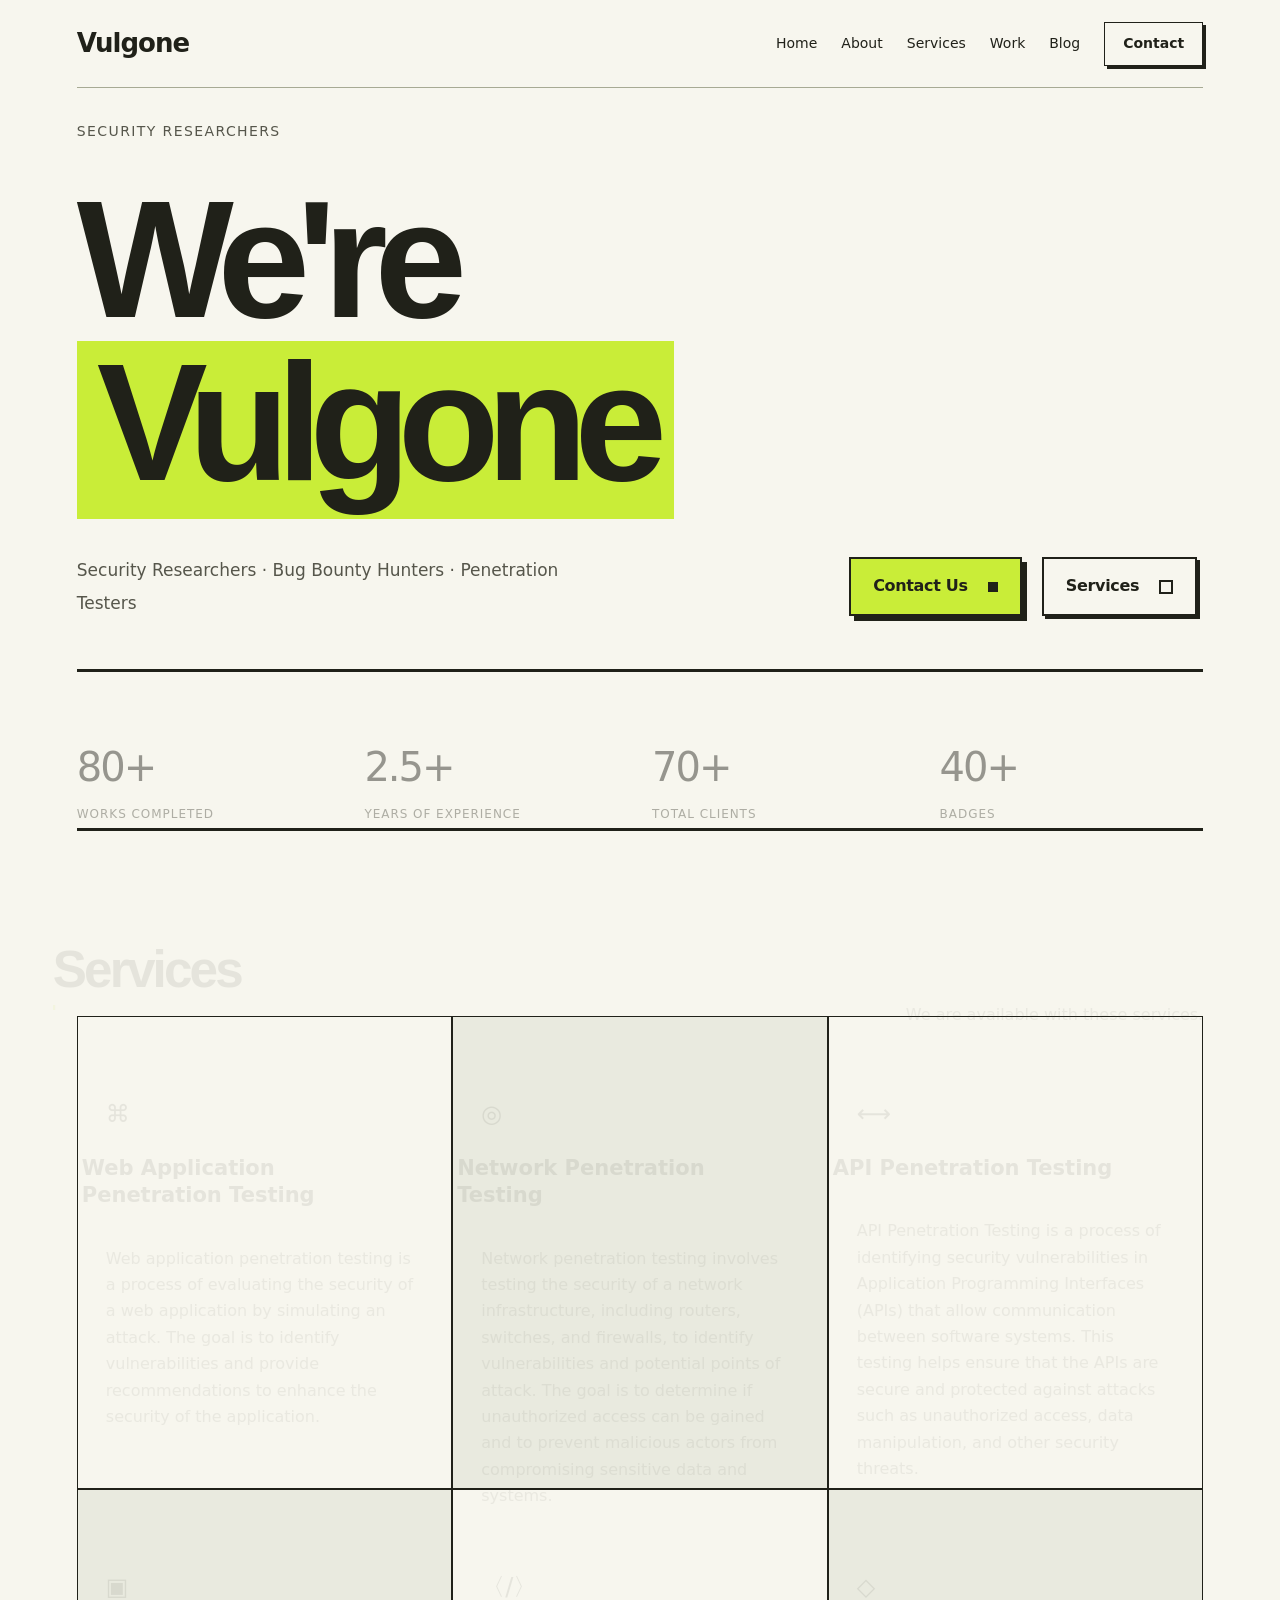
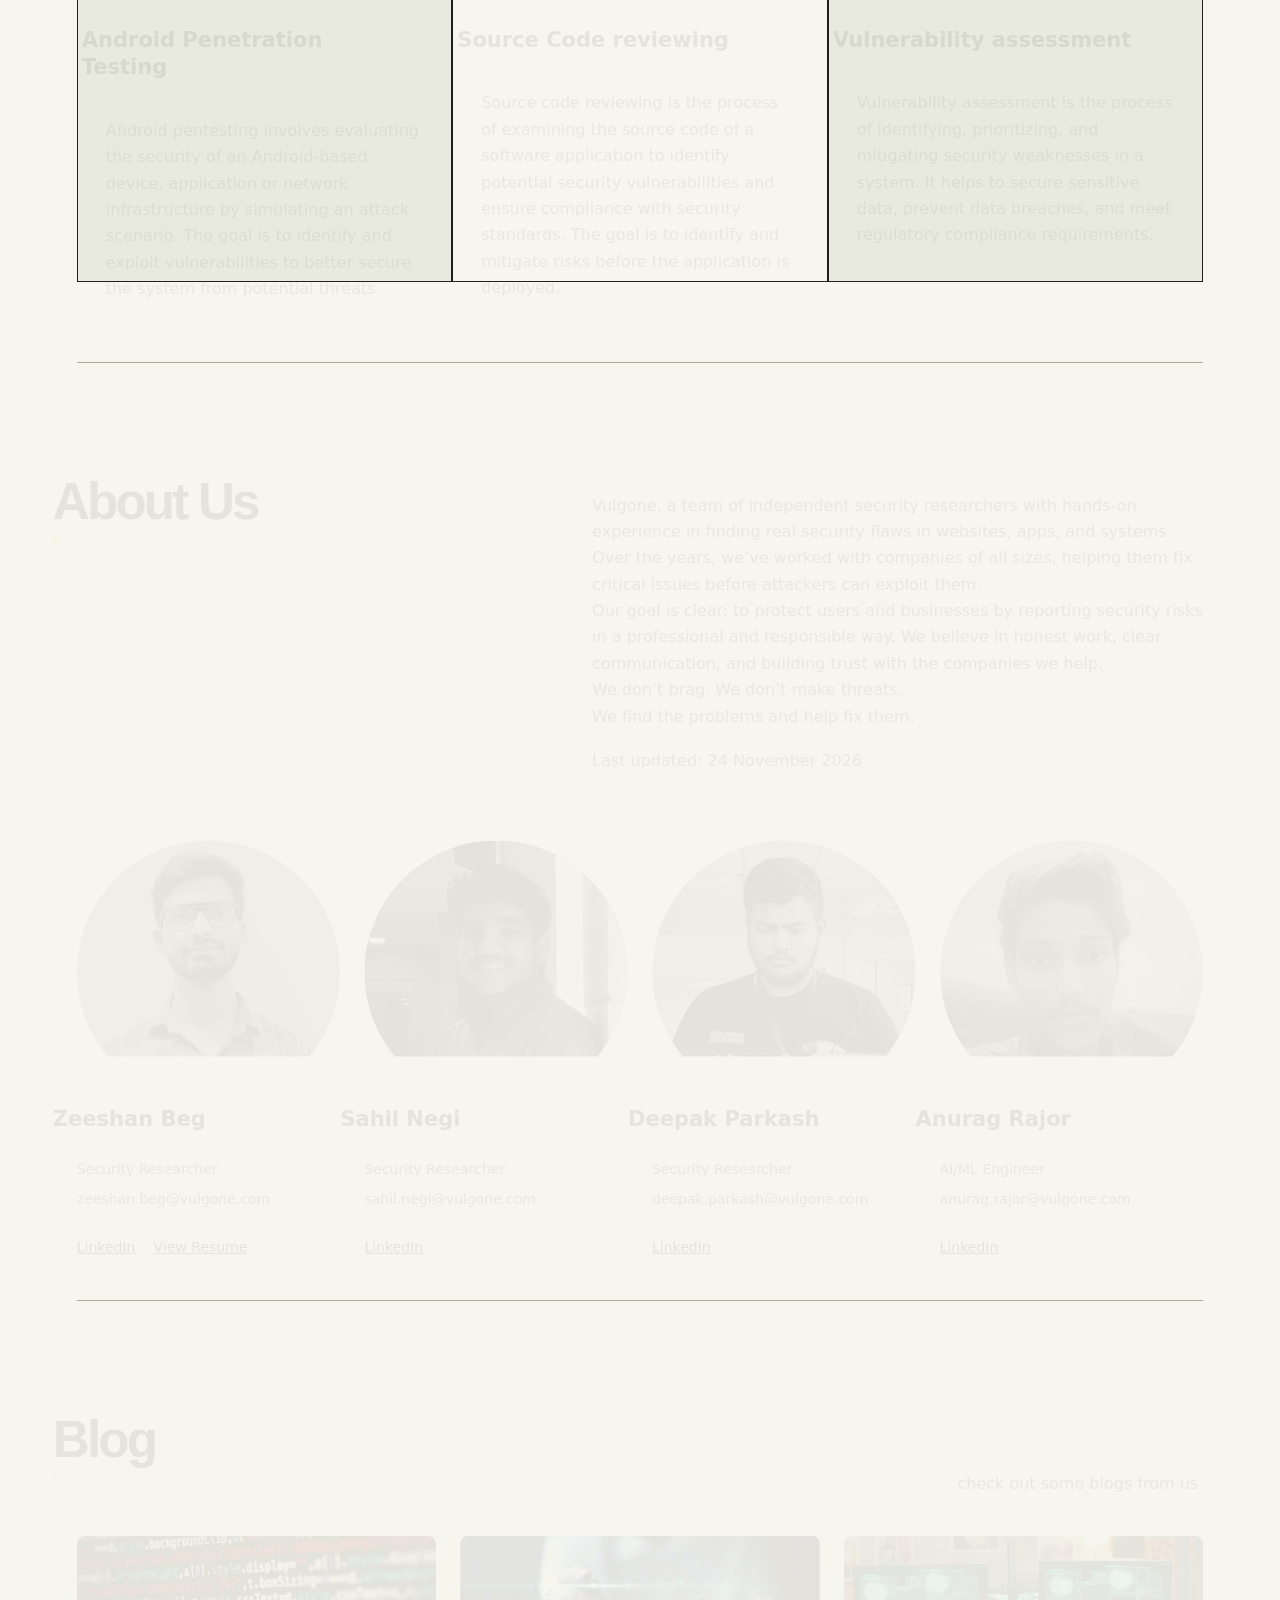
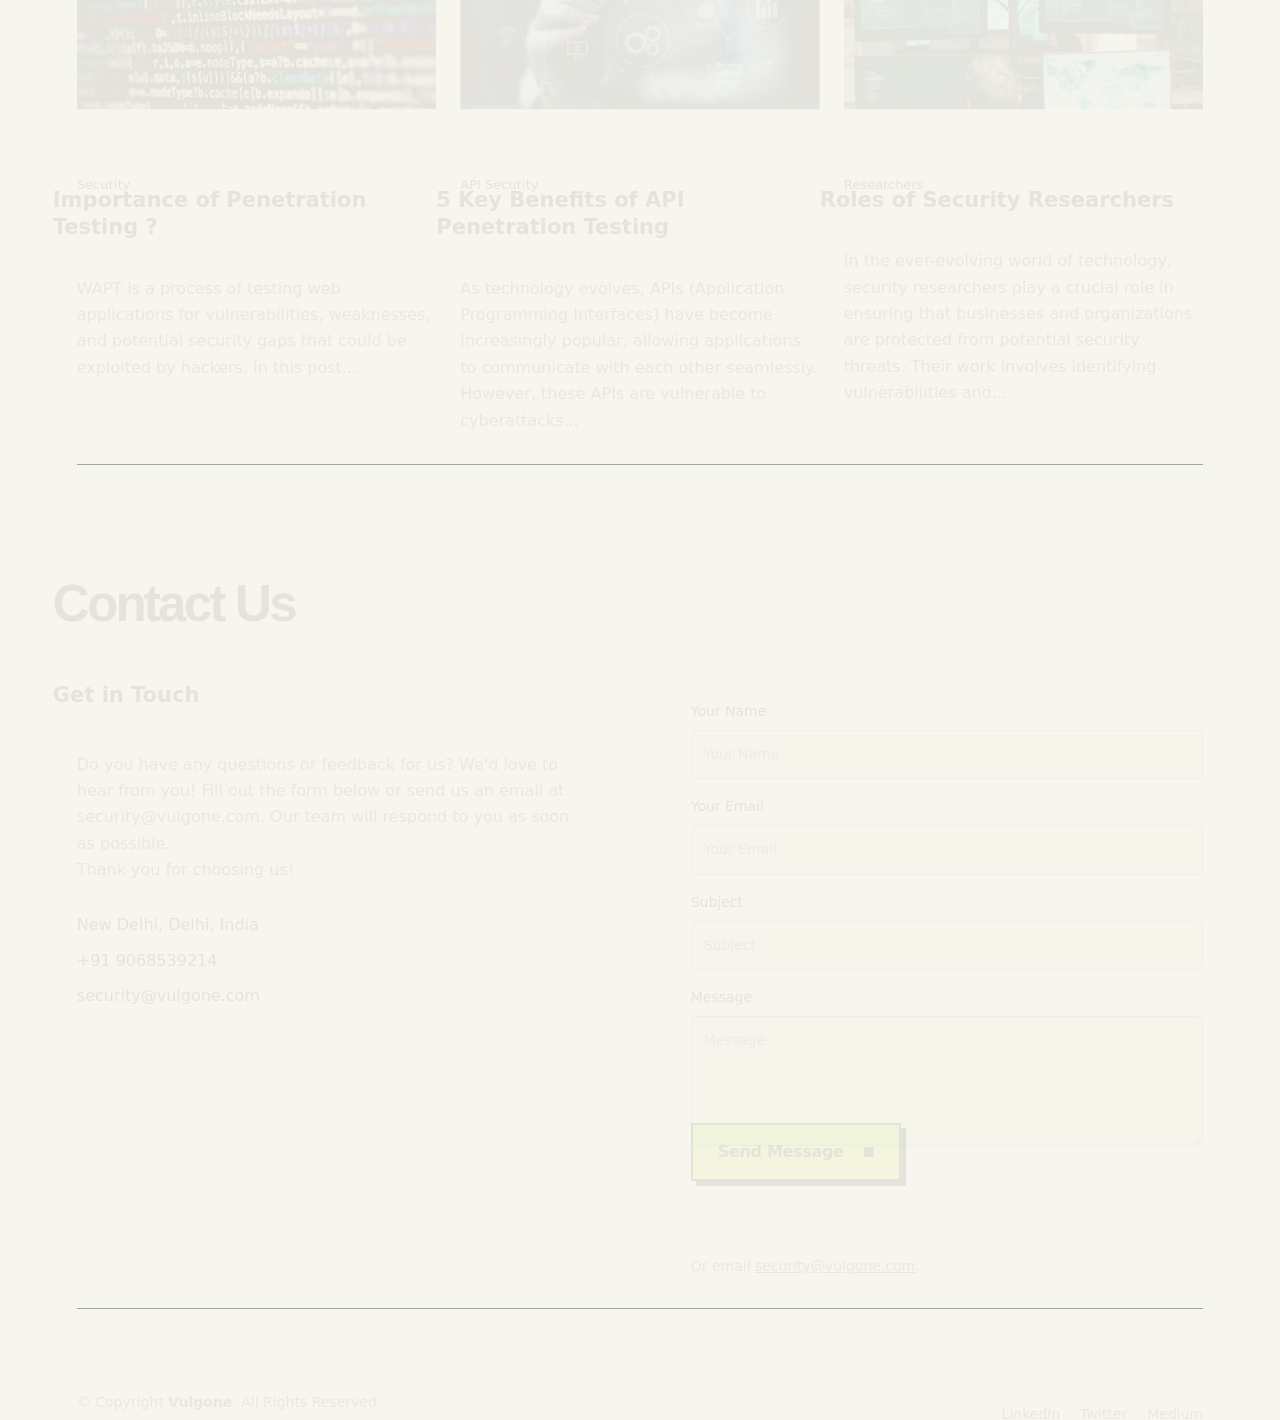
<file: index.html>
<!doctype html><html lang="en"><head>
<meta charset="utf-8">
<meta name="viewport" content="width=device-width,initial-scale=1"><title>Vulgone — Security Researchers</title>
<meta name="description" content="Vulgone is a team of independent security researchers helping businesses find and fix security risks in websites, apps, and systems.">
<meta name="theme-color" content="#c9ed38">
<link rel="canonical" href="https://www.vulgone.com/">
<link rel="icon" href="img/favicon.ico?v=vg-20261124" sizes="any">
<link rel="icon" type="image/png" sizes="64x64" href="img/favicon.png?v=vg-20261124">
<meta property="og:title" content="Vulgone — Security Researchers">
<meta property="og:description" content="Independent security research and penetration testing for websites, apps, and systems.">
<meta property="og:type" content="website">
<meta property="og:url" content="https://www.vulgone.com/">
<script type="application/ld+json">{"@context":"https://schema.org","@type":"WebPage","@id":"https://www.vulgone.com/#webpage","url":"https://www.vulgone.com/","name":"Vulgone — Security Researchers","dateModified":"2026-11-24","inLanguage":"en"}</script>
<link rel="stylesheet" href="css/kinetic.css">
<script defer src="js/vendor/gsap-3.15.0.min.js"></script>
<script defer src="js/vendor/ScrollTrigger-3.15.0.min.js"></script>
<script defer src="js/kinetic-motion.js"></script>
<script defer src="js/kinetic-contact.js"></script>
</head><body class="c7"><div class="scroll-progress" aria-hidden="true"></div><div class="page"><a class="skip" href="#home">Skip to content</a>
<header class="nav"><a class="brand" href="#home">Vulgone</a><nav class="links" aria-label="Main navigation"><a href="#home">Home</a><a href="#about">About</a><a href="#service">Services</a><a href="#work">Work</a><a href="#blog">Blog</a><a href="#contact">Contact</a></nav><details class="mobile-nav"><summary>Menu</summary><div><a href="#home">Home</a><a href="#about">About</a><a href="#service">Services</a><a href="#work">Work</a><a href="#blog">Blog</a><a href="#contact">Contact</a></div></details></header>
<main>
<section class="hero" id="home"><div class="hero-copy"><p class="eyebrow">Security Researchers</p><h1><span class="intro-lead">We're </span><span class="intro-name">Vulgone</span></h1><p class="roles">Security Researchers · Bug Bounty Hunters · Penetration Testers</p><div class="actions"><a class="button" href="#contact">Contact Us</a><a class="button secondary" href="#service">Services</a></div></div><p class="hero-note">We don’t brag. We don’t make threats.<br>We find the problems and help fix them.</p>
</section>
<section class="stats" id="work" aria-label="Work"><div class="stat"><strong>80+</strong><span>WORKS COMPLETED</span></div><div class="stat"><strong>2.5+</strong><span>YEARS OF EXPERIENCE</span></div><div class="stat"><strong>70+</strong><span>TOTAL CLIENTS</span></div><div class="stat"><strong>40+</strong><span>BADGES</span></div>
</section>
<section class="section" id="service"><div class="heading"><h2>Services</h2><p>We are available with these services.</p></div><div class="service-grid">
<article class="service"><span class="symbol" aria-hidden="true">⌘</span><h3>Web Application Penetration Testing</h3><p>Web application penetration testing is a process of evaluating the security of a web application
                by simulating an attack. The goal is to identify vulnerabilities and provide recommendations to
                enhance the security of the application.</p>
</article>
<article class="service"><span class="symbol" aria-hidden="true">◎</span><h3>Network Penetration Testing</h3><p>Network penetration testing involves testing the security of a network infrastructure, including
              routers, switches, and firewalls, to identify vulnerabilities and potential points of attack.
              The goal is to determine if unauthorized access can be gained and to prevent malicious actors
              from compromising sensitive data and systems.</p>
</article>
<article class="service"><span class="symbol" aria-hidden="true">⟷</span><h3>API Penetration Testing</h3><p>API Penetration Testing is a process of identifying security vulnerabilities in Application
              Programming Interfaces (APIs) that allow communication between software systems. This testing
              helps ensure that the APIs are secure and protected against attacks such as unauthorized access,
              data manipulation, and other security threats.</p>
</article>
<article class="service"><span class="symbol" aria-hidden="true">▣</span><h3>Android Penetration Testing</h3><p>Android pentesting involves evaluating the security of an Android-based device, application or
              network infrastructure by simulating an attack scenario. The goal is to identify and exploit
              vulnerabilities to better secure the system from potential threats.</p>
</article>
<article class="service"><span class="symbol" aria-hidden="true">〈/〉</span><h3>Source Code reviewing</h3><p>Source code reviewing is the process of examining the source code of a software application to
              identify potential security vulnerabilities and ensure compliance with security standards.
              The goal is to identify and mitigate risks before the application is deployed.</p>
</article>
<article class="service"><span class="symbol" aria-hidden="true">◇</span><h3>Vulnerability assessment</h3><p>Vulnerability assessment is the process of identifying, prioritizing, and mitigating security weaknesses
              in a system. It helps to secure sensitive data, prevent data breaches, and meet regulatory compliance
              requirements.</p>
</article></div>
</section>
<section class="section" id="about"><div class="about-copy"><h2>About Us</h2><div><p>
                    Vulgone, a team of independent security researchers with hands-on experience in finding real security flaws in websites, apps, and systems. Over the years, we’ve worked with companies of all sizes, helping them fix critical issues before attackers can exploit them.

<br>Our goal is clear: to protect users and businesses by reporting security risks in a professional and responsible way. We believe in honest work, clear communication, and building trust with the companies we help.
<br>
We don’t brag. We don’t make threats.<br>
We find the problems and help fix them.
                  </p><p>Last updated: <time datetime="2026-11-24">24 November 2026</time></p></div></div><div class="team">
<article class="person"><img width="400" height="400" loading="lazy" decoding="async" class="portrait" src="img/zeeshan.png" alt="Zeeshan Beg"><h3>Zeeshan Beg</h3><p>Security Researcher</p><p><a href="mailto:zeeshan.beg@vulgone.com">zeeshan.beg@vulgone.com</a></p><div class="profilelinks"><a href="https://linkedin.com/in/dracula74644" target="_blank" rel="noopener" aria-label="Zeeshan Beg on LinkedIn">LinkedIn</a><a href="https://www.vulgone.com/img/Zeeshan%20Beg%20.pdf" target="_blank" rel="noopener">View Resume</a></div>
</article>
<article class="person"><img width="400" height="400" loading="lazy" decoding="async" class="portrait" src="img/sahil.png" alt="Sahil Negi"><h3>Sahil Negi</h3><p>Security Researcher</p><p><a href="mailto:sahil.negi@vulgone.com">sahil.negi@vulgone.com</a></p><div class="profilelinks"><a href="https://www.linkedin.com/in/sahil-negi-2b2915249/" target="_blank" rel="noopener" aria-label="Sahil Negi on LinkedIn">LinkedIn</a></div>
</article>
<article class="person"><img width="400" height="400" loading="lazy" decoding="async" class="portrait" src="img/deepak.png" alt="Deepak Parkash"><h3>Deepak Parkash</h3><p>Security Researcher</p><p><a href="mailto:deepak.parkash@vulgone.com">deepak.parkash@vulgone.com</a></p><div class="profilelinks"><a href="https://www.linkedin.com/in/deepakparkash/" target="_blank" rel="noopener" aria-label="Deepak Parkash on LinkedIn">LinkedIn</a></div>
</article>
<article class="person"><img width="400" height="400" loading="lazy" decoding="async" class="portrait" src="img/anurag.png" alt="Anurag Rajor"><h3>Anurag Rajor</h3><p>AI/ML Engineer</p><p><a href="mailto:anurag.rajor@vulgone.com">anurag.rajor@vulgone.com</a></p><div class="profilelinks"><a href="https://www.linkedin.com/in/anurag0809/" target="_blank" rel="noopener" aria-label="Anurag Rajor on LinkedIn">LinkedIn</a></div>
</article></div>
</section>
<section class="section" id="blog"><div class="heading"><h2>Blog</h2><p>check out some blogs from us.</p></div><div class="blog-grid">
<article class="blog"><img src="img/kinetic-post-1.jpg" alt=""><div><p class="category">Security</p><h3><a href="https://draculalab.blogspot.com/2023/02/why-web-application-penetration-testing.html" target="_blank" rel="noopener">Importance of Penetration Testing ?</a></h3><p>WAPT is a process of testing web applications for vulnerabilities, weaknesses, and potential
                security gaps that could be exploited by hackers. In this post...</p></div>
</article>
<article class="blog"><img src="img/kinetic-post-2.jpg" alt=""><div><p class="category">API Security</p><h3><a href="https://draculaa.medium.com/5-key-benefits-of-api-penetration-testing-db3ad8c30f6" target="_blank" rel="noopener">5 Key Benefits of API Penetration Testing</a></h3><p>As technology evolves, APIs (Application Programming Interfaces) have become increasingly popular,
                allowing applications to communicate with each other seamlessly. However, these APIs are vulnerable
                to cyberattacks...</p></div>
</article>
<article class="blog"><img src="img/kinetic-post-3.jpg" alt=""><div><p class="category">Researchers</p><h3><a href="https://role-of-researchers.blogspot.com/2023/02/role-of-security-researchers.html" target="_blank" rel="noopener">Roles of Security Researchers</a></h3><p>In the ever-evolving world of technology, security researchers play a crucial role in ensuring that
                businesses and organizations are protected from potential security threats. Their work involves
                identifying vulnerabilities and...</p></div>
</article></div>
</section>
<section class="section" id="contact"><div class="heading"><h2>Contact Us</h2></div><div class="contact-grid"><div class="contact-copy"><h3>Get in Touch</h3><p>
                      Do you have any questions or feedback for us? We'd love to hear from you! Fill out the
                      form below or send us an email at security@vulgone.com. Our team will respond to you as
                      soon as possible.<br>
                      Thank you for choosing us!
                    </p><address>New Delhi, Delhi, India<br><a href="tel:+919068539214">+91 9068539214</a><br><a href="mailto:security@vulgone.com">security@vulgone.com</a></address></div><form class="form" action="https://formspree.io/f/mqkopjqo" method="post"><label>Your Name<input type="text" name="name" autocomplete="name" placeholder="Your Name" required></label><label>Your Email<input type="email" name="email" autocomplete="email" placeholder="Your Email" required></label><label>Subject<input type="text" name="subject" placeholder="Subject" required></label><label>Message<textarea name="message" placeholder="Message" required></textarea></label><button class="button" type="submit">Send Message</button><p class="feedback" role="status" aria-live="polite">Or email <a href="mailto:security@vulgone.com">security@vulgone.com</a>.</p></form></div>
</section>
<footer><p>© Copyright <strong>Vulgone</strong>. All Rights Reserved<br>Designed by <a href="https://bootstrapmade.com/">BootstrapMade</a></p><div class="socials"><a href="https://www.linkedin.com/in/dracula74644" target="_blank" rel="noopener">LinkedIn</a><a href="https://twitter.com/Zeeshan87018094" target="_blank" rel="noopener">Twitter</a><a href="https://draculaa.medium.com/" target="_blank" rel="noopener">Medium</a></div></footer></main></div></body></html>
</file>
<file: css/kinetic.css>
:root{--bg:#f7f6ee;--ink:#202119;--muted:#56564b;--accent:#c9ed38;--panel:#e9eadf;--line:#a7aa94;--display:Arial,sans-serif;--on:#202119}*{box-sizing:border-box}html{scroll-behavior:smooth}body{margin:0;font-family:system-ui,sans-serif;font-size:16px;line-height:1.65}a{color:inherit;text-decoration:none}button,input,textarea{font:inherit}a:hover{text-decoration:underline;text-underline-offset:5px}a:focus-visible,button:focus-visible,input:focus-visible,textarea:focus-visible,summary:focus-visible{outline:3px solid var(--accent);outline-offset:5px}button,a.button{min-height:44px}button{cursor:pointer}.page{background:var(--bg);color:var(--ink);padding:0 6%;min-height:1000px;overflow:hidden}.skip{position:absolute;left:20px;top:-100px;padding:12px;background:var(--bg);z-index:10}.skip:focus{top:10px}.nav{display:flex;align-items:center;gap:26px;justify-content:space-between;border-bottom:1px solid var(--line);min-height:88px}.brand{font-size:26px;font-weight:750;letter-spacing:-1px}.links{display:flex;gap:24px;align-items:center;font-size:14px}.links a{min-height:44px;display:flex;align-items:center}.nav .contact-link{border:1px solid var(--line);padding:0 20px;border-radius:6px}.menu{display:none}h1,h2,h3,p{margin:0}h1,h2{font-family:var(--display);font-weight:550;line-height:1.04;letter-spacing:-.055em}h1{font-size:clamp(62px,7.5vw,116px)}h2{font-size:clamp(32px,4vw,54px)}h3{font-size:21px;line-height:1.3;font-weight:550}.hero{position:relative;padding:90px 0;display:grid;grid-template-columns:1.25fr .75fr;gap:7%;align-items:center}.eyebrow{font-size:14px;letter-spacing:.1em;text-transform:uppercase;color:var(--muted);margin-bottom:26px}.roles{font-size:17px;line-height:1.9;color:var(--muted);margin:24px 0 32px;max-width:540px}.hero h1 span{display:block;color:var(--accent)}.button{display:inline-flex;align-items:center;justify-content:center;background:var(--accent);color:var(--on);padding:13px 25px;border-radius:6px;border:1px solid transparent;font-size:16px}.actions{display:flex;gap:14px;flex-wrap:wrap}.button.secondary{background:transparent;border-color:var(--line);color:var(--ink)}.art{height:340px;position:relative;display:grid;place-items:center;isolation:isolate;background:var(--panel);border:1px solid var(--line);border-radius:16px}.art::before{content:'';position:absolute;inset:20px;background-image:linear-gradient(var(--line) 1px,transparent 1px),linear-gradient(90deg,var(--line) 1px,transparent 1px);background-size:38px 38px;opacity:.4}.art svg{width:72%;height:72%;z-index:1;stroke:var(--accent);fill:none;stroke-width:1}.art .tiny{position:absolute;bottom:18px;left:22px;font-size:14px;color:var(--muted)}.stats{display:grid;grid-template-columns:repeat(4,1fr);padding:32px 0;border-block:1px solid var(--line);gap:24px}.stat strong{font-size:40px;font-weight:500;letter-spacing:-.05em;display:block}.stat span{font-size:12px;letter-spacing:.08em;color:var(--muted)}.section{padding:80px 0;border-bottom:1px solid var(--line)}.heading{display:flex;justify-content:space-between;gap:32px;align-items:end;margin-bottom:38px}.heading p{color:var(--muted)}.service-grid{display:grid;grid-template-columns:repeat(3,1fr);gap:20px}.service{padding:28px;background:var(--panel);border:1px solid var(--line);border-radius:12px}.service .symbol{font-size:24px;color:var(--accent);display:block;margin-bottom:38px}.service p{color:var(--muted);margin-top:18px;font-size:16px}.about-copy{display:grid;grid-template-columns:1fr 1.4fr;gap:7%;margin-bottom:48px}.about-copy p{margin-bottom:18px;color:var(--muted)}.team{display:grid;grid-template-columns:repeat(4,1fr);gap:24px}.portrait{width:100%;aspect-ratio:4/4.3;object-fit:cover;object-position:top;background:var(--panel);border-radius:8px;margin-bottom:20px}.person p{font-size:14px;color:var(--muted);margin-top:7px}.person a{overflow-wrap:anywhere}.person .profilelinks{display:flex;gap:18px;margin-top:14px;font-size:14px;flex-wrap:wrap}.profilelinks a{min-height:44px;display:inline-flex;align-items:center;text-decoration:underline}.blog-grid{display:grid;grid-template-columns:repeat(3,1fr);gap:24px}.blog img{width:100%;aspect-ratio:1.7;object-fit:cover;border-radius:8px}.blog .category{font-size:13px;color:var(--accent);margin:18px 0 10px}.blog p{color:var(--muted);margin-top:16px}.contact-grid{display:grid;grid-template-columns:1fr 1fr;gap:9%}.contact-copy p{color:var(--muted);margin:24px 0}.contact-copy address{font-style:normal;line-height:2.2}.form{display:grid;gap:16px}.form label{display:block;font-size:14px}.form input,.form textarea{width:100%;background:var(--panel);border:1px solid var(--line);border-radius:6px;color:var(--ink);padding:12px;margin-top:7px}.form textarea{min-height:130px;resize:vertical}.feedback{font-size:14px;color:var(--muted)}footer{display:flex;align-items:center;justify-content:space-between;gap:20px;padding:32px 0;color:var(--muted);font-size:14px}.socials{display:flex;gap:20px;flex-wrap:wrap}.mobile-nav{display:none}.c1 .hero h1{font-weight:600}.c2 .hero{grid-template-columns:1.2fr .8fr;gap:0;padding:64px 0}.c2 .hero-copy{padding-right:40px}.c2 .art{height:420px;background:var(--accent);border:0;border-radius:0}.c2 .art svg{stroke:white;transform:rotate(-18deg)}.c2 .art::before{opacity:.15;background-size:25px 25px}.c2 .art .tiny{color:white}.c2 .hero h1{font-weight:400;font-size:clamp(60px,7vw,106px);letter-spacing:-.065em}.c2 .hero h1 span{color:var(--ink)}.c2 .service-grid{gap:0}.c2 .service{border-radius:0;box-shadow:none}.c2 .service .symbol{margin-bottom:20px}.c2 .button,.c2 .portrait,.c2 .blog img,.c2 input,.c2 textarea{border-radius:0}.c2 .stats{background:var(--panel);padding:26px}.c3 .brand{font-family:Georgia,serif;font-weight:500;font-size:32px}.c3 .hero{display:block;text-align:center;padding:70px 0 65px;max-width:1000px;margin:auto}.c3 .hero h1{font-size:clamp(64px,8vw,120px);font-weight:400;letter-spacing:-.055em}.c3 .hero h1 span{display:inline;color:var(--accent);font-style:italic}.c3 .roles{margin:25px auto 32px;max-width:660px}.c3 .actions{justify-content:center}.c3 .art{display:none}.c3 .hero .eyebrow{letter-spacing:.16em}.c3 .team{gap:32px}.c3 .portrait{border-radius:140px 140px 0 0;filter:grayscale(1)}.c3 .service-grid{grid-template-columns:1fr 1fr}.c3 .service{border-radius:0;background:none;border:0;border-top:1px solid var(--line);padding:26px 0}.c3 .service h3{font-family:Georgia,serif;font-size:26px}.c3 .service .symbol{display:none}.c3 .stats{text-align:center}.c3 .button{border-radius:3px}.c3 h2{font-weight:400}.c4 .page{padding-left:8%;padding-right:5%;border-left:16px solid var(--accent)}.c4 .brand{font-family:monospace;letter-spacing:-1.5px}.c4 .hero{grid-template-columns:1fr 1fr;gap:5%}.c4 h1{font-size:clamp(60px,7vw,104px);font-weight:650}.c4 .roles{font-family:monospace;font-size:16px}.c4 .art{border-radius:0;height:390px;background:transparent}.c4 .art svg{transform:rotate(30deg);width:80%;height:80%}.c4 .art::before{background-image:radial-gradient(var(--line) 1.3px,transparent 1.3px);background-size:16px 16px;opacity:1}.c4 .service-grid{display:block}.c4 .service{display:grid;grid-template-columns:55px 1fr 1.5fr;gap:26px;border-radius:0;border:0;border-top:1px solid var(--line);background:none;padding:28px 0}.c4 .service p,.c4 .service .symbol{margin:0}.c4 .stats .stat strong{font-family:monospace}.c4 .portrait,.c4 .button{border-radius:0}.c5 .hero{display:block;text-align:center;padding:72px 0 58px;background-image:linear-gradient(var(--line) 1px,transparent 1px),linear-gradient(90deg,var(--line) 1px,transparent 1px);background-size:120px 120px;background-position:center;isolation:isolate}.c5 .hero h1{font-weight:750;font-size:clamp(64px,9vw,136px);letter-spacing:-.075em}.c5 .hero h1 span{display:inline}.c5 .roles{margin:28px auto;max-width:700px;background:var(--bg)}.c5 .actions{justify-content:center}.c5 .art{display:none}.c5 .eyebrow{display:inline-block;background:var(--bg);padding:0 16px}.c5 .button{border-radius:40px}.c5 .service-grid{gap:0}.c5 .service{border-radius:0;background:transparent;position:relative}.c5 .service .symbol{font-size:40px;color:var(--ink)}.c5 .stats{text-align:center}.c5 .portrait{filter:grayscale(1)}
@media(max-width:850px){.links{gap:12px}.page{padding:0 5%}.hero{gap:24px}.art{height:280px}.service-grid{grid-template-columns:1fr 1fr}.team{grid-template-columns:repeat(2,1fr)}.blog-grid{grid-template-columns:1fr}.blog{display:grid;grid-template-columns:1fr 1.3fr;gap:24px}.blog img{height:100%}.c4 .service{grid-template-columns:40px 1fr}.c4 .service p{grid-column:2}.about-copy{gap:32px}}
@media(max-width:600px){.nav{min-height:76px}.links{display:none}.mobile-nav{display:block;position:relative}.mobile-nav summary{min-height:44px;padding:10px;cursor:pointer}.mobile-nav div{position:absolute;right:0;top:46px;z-index:5;background:var(--panel);border:1px solid var(--line);padding:12px;min-width:170px}.mobile-nav a{display:block;padding:10px}.hero,.c2 .hero,.c4 .hero{display:block;padding:48px 0}.hero h1,.c2 .hero h1,.c3 .hero h1,.c4 .hero h1,.c5 .hero h1{font-size:60px}.hero .art{margin-top:36px;height:240px}.c2 .hero-copy{padding:0}.c2 .art{height:240px}.roles{font-size:16px}.stats{grid-template-columns:repeat(2,1fr);gap:24px}.stat strong{font-size:36px}.stat span{font-size:12px}.heading,.about-copy,.contact-grid{display:block}.heading p{margin-top:16px}.section{padding:48px 0}.service-grid,.c3 .service-grid{grid-template-columns:1fr}.service{padding:24px}.team{gap:16px}.portrait{margin-bottom:12px}.person h3{font-size:18px}.person p{font-size:14px}.blog{display:block}.blog img{height:auto}.contact-copy{margin-bottom:32px}footer{display:block}footer .socials{margin:16px 0}.c3 .hero{padding:52px 0}.c3 .hero h1 span{display:block}.c4 .page{border-left-width:6px;padding:0 6%}.c5 .hero{padding:50px 0}.c5 .hero h1 span{display:block}.about-copy h2{margin-bottom:24px}}
@media(prefers-reduced-motion:reduce){html{scroll-behavior:auto}}
.hero{gap:5%}.hero-copy{min-width:0}.hero h1{font-size:clamp(60px,8vw,120px)}.hero-note{font-size:clamp(24px,3vw,42px);line-height:1.3;letter-spacing:-.03em;max-width:600px}.geometry{height:390px;background:var(--panel);border-radius:160px 160px 4px 4px;position:relative;overflow:hidden}.geometry:before,.geometry:after{content:'';position:absolute;border:1px solid var(--accent);border-radius:50%;width:270px;height:270px;top:60px;left:50%;transform:translateX(-50%)}.geometry:after{width:190px;height:340px;top:20px}.geometry i{position:absolute;inset:60px 50%;border-left:1px solid var(--accent)}.c6 .hero{grid-template-columns:1.25fr .75fr;padding:64px 0}.c6 .hero h1{font-weight:400}.c6 .service-grid{grid-template-columns:repeat(2,1fr)}.c6 .service{background:none;border:0;border-top:1px solid var(--line);border-radius:0;padding:26px 0}.c6 .service .symbol{display:none}.c6 .portrait{border-radius:120px 120px 0 0}.c6 .stats{border-block:0;background:var(--accent);color:#fff;padding:30px}.c6 .stat span{color:#d7e5f4}.c7 .hero{display:block;padding:32px 0 50px}.c7 .hero h1{font-size:clamp(64px,13vw,192px);font-weight:850;letter-spacing:-.08em;line-height:.98;margin:35px 0}.c7 .hero h1 span{display:block;background:var(--accent);color:var(--ink);padding:0 20px 15px;width:fit-content}.c7 .hero-copy{display:grid;grid-template-columns:1fr 1fr}.c7 h1{grid-column:1/-1}.c7 .eyebrow{grid-column:1/-1;margin:0}.c7 .roles{margin:0}.c7 .actions{align-content:center;justify-content:flex-end}.c7 .button{border-radius:0;border-color:var(--ink);box-shadow:4px 4px 0 var(--ink)}.c7 .hero-note{display:none}.c7 .service-grid{gap:0}.c7 .service{border-radius:0;border-color:var(--ink);background:var(--bg)}.c7 .service:nth-child(2n){background:var(--panel)}.c7 .service .symbol{color:var(--ink)}.c7 .stats{border-top:3px solid var(--ink);border-bottom:3px solid var(--ink)}.c7 h2{font-weight:800}.c7 .portrait{border-radius:0}.c8 .hero{grid-template-columns:1.1fr .9fr}.c8 .hero h1{font-weight:400;font-size:clamp(60px,7vw,100px)}.c8 .hero h1 span{font-style:italic}.hero-people{display:grid;grid-template-columns:1fr 1fr;gap:14px}.hero-people img{width:100%;aspect-ratio:1;object-fit:cover;object-position:top;border-radius:100% 100% 5px 5px}.hero-people figure{margin:0}.hero-people figure:nth-child(even){transform:translateY(24px)}.hero-people figcaption{font-size:14px;margin-top:6px}.c8 .stats{margin:20px 0 0;padding:26px;background:var(--panel);border:0;border-radius:14px}.c8 .service-grid{grid-template-columns:1fr 1fr}.c8 .service{background:none;border:0;border-top:1px solid var(--line);padding:26px 0;border-radius:0}.c8 .service .symbol{display:none}.c8 .button{border-radius:40px}.c9 .hero{background:var(--accent);color:#fff;margin:24px -3% 0;padding:70px 5%;display:block;border-radius:14px}.c9 .hero-copy{display:grid;grid-template-columns:1.1fr .9fr;gap:28px}.c9 .hero h1{font-size:clamp(60px,9vw,140px);font-weight:700;grid-column:1/-1}.c9 .hero h1 span{display:inline;color:#fff}.c9 .hero .eyebrow{color:#fff;grid-column:1/-1}.c9 .hero .roles{color:#e2e7ff;margin:0}.c9 .actions{align-items:center;justify-content:flex-end}.c9 .hero .button{background:#fff;color:#172a95}.c9 .hero .button.secondary{background:transparent;color:#fff;border-color:#a7b3ff}.c9 .hero-note{margin-top:45px;padding-top:26px;border-top:1px solid #899aff;max-width:none;font-size:24px}.c9 .stats{border-top:0}.c9 .service-grid{grid-template-columns:repeat(3,1fr);gap:14px}.c9 .service{border:0;border-radius:0}.c9 .service:nth-child(1){background:var(--accent);color:#fff}.c9 .service:nth-child(1) p,.c9 .service:nth-child(1) .symbol{color:#fff}.c10 .hero{grid-template-columns:1.35fr .65fr;align-items:end;padding:80px 0}.c10 .hero h1{font-weight:400;font-size:clamp(64px,10vw,150px)}.c10 .hero h1 span{font-style:italic;letter-spacing:-.07em}.c10 .hero-note{font-size:28px;border-left:2px solid var(--accent);padding-left:26px;margin-bottom:12px}.c10 .hero-note:before{content:'“';font:100px/1 Georgia,serif;display:block;color:var(--accent)}.c10 .stats{border-color:var(--accent)}.c10 .service-grid{display:block}.c10 .service{background:none;border:0;border-bottom:1px solid var(--line);border-radius:0;padding:32px 0;display:grid;grid-template-columns:40px 1fr 1.3fr;gap:26px}.c10 .service p,.c10 .service .symbol{margin:0}.c10 .service h3{font-family:Georgia,serif;font-size:27px}.c10 .button{border-radius:0}.c10 .team .portrait{filter:grayscale(1)}
@media(max-width:850px){.c9 .hero-copy{display:block}.c9 .actions{justify-content:flex-start;margin-top:24px}.c9 .hero .roles{margin-top:24px}.c10 .service{grid-template-columns:36px 1fr}.c10 .service p{grid-column:2}}
@media(max-width:600px){.c6 .hero,.c8 .hero,.c10 .hero{display:block;padding:48px 0}.hero h1,.c8 .hero h1,.c9 .hero h1{font-size:60px}.geometry{height:260px;margin-top:32px}.geometry:before{top:20px;width:220px;height:220px}.geometry:after{height:250px;width:150px;top:0}.c6 .service-grid,.c8 .service-grid,.c9 .service-grid{grid-template-columns:1fr}.c6 .stats{padding:22px}.c7 .hero-copy{display:block}.c7 .hero h1{font-size:64px}.c7 .hero h1 span{padding:4px 10px 12px}.c7 .roles{margin:24px 0}.c7 .actions{justify-content:flex-start}.c7 .hero{padding:40px 0}.hero-people{margin:32px 0}.c8 .hero h1{font-size:64px}.c8 .stats{margin-top:10px;padding:20px}.c9 .hero{padding:36px 22px}.c9 .hero h1 span{display:block}.c9 .hero h1{margin:24px 0}.c9 .hero-note{font-size:21px;margin-top:28px}.c10 .hero h1{font-size:76px}.c10 .hero-note{margin-top:42px;font-size:24px}}
.c7 .blog .category{color:var(--ink)}.c7 :focus-visible{outline-color:var(--ink)}
/* Kinetic refinement: tactile controls, legible focus, motion-safe baseline. */
.c7 .hero h1 .intro-lead{background:none;padding:0;width:auto}
.c7 .hero h1 .intro-name{transform-origin:left center}
.c7 .actions{gap:20px;align-items:center;padding-right:6px}
.c7 .button{position:relative;isolation:isolate;gap:20px;min-height:56px;padding:14px 22px;border:2px solid var(--ink);font-weight:650;letter-spacing:-.02em;box-shadow:5px 5px 0 var(--ink);transition:transform .18s ease,box-shadow .18s ease,background-color .18s ease,color .18s ease;text-decoration:none}
.c7 .button::after{content:'';width:10px;height:10px;flex-shrink:0;background:currentColor;transition:transform .25s ease}
.c7 .button.secondary{background:var(--bg);box-shadow:3px 3px 0 var(--ink)}
.c7 .button.secondary::after{background:transparent;border:2px solid currentColor}
.c7 .button:focus-visible{outline:3px solid var(--ink);outline-offset:8px}
.c7 .button:active{transform:translate(5px,5px);box-shadow:0 0 0 var(--ink)}
.c7 .nav .links a[href='#contact']{border:1.5px solid var(--ink);padding:0 18px;box-shadow:3px 3px 0 var(--ink);font-weight:650}
.c7 .form .button{justify-self:start;margin:4px 6px 8px 0;min-width:210px}
@media(hover:hover){
.c7 .button:hover{background:var(--ink);color:var(--accent);transform:translate(-2px,-2px);box-shadow:7px 7px 0 var(--ink)}
.c7 .button.secondary:hover{background:var(--accent);color:var(--ink);box-shadow:5px 5px 0 var(--ink)}
.c7 .button:hover::after{transform:rotate(90deg)}
.c7 .button:active{transform:translate(5px,5px);box-shadow:none}
.c7 .nav .links a[href='#contact']:hover{background:var(--accent);text-decoration:none}
}
@media(max-width:600px){.c7 .button{padding:13px 18px;gap:14px;min-height:54px}.c7 .actions{gap:18px}.c7 .hero h1 .intro-lead{padding:0}}
@media(prefers-reduced-motion:reduce){.c7 .button,.c7 .button::after{transition:none}.c7 .button:hover,.c7 .button:active,.c7 .button:hover::after{transform:none}}
.c7 .recognition-top{display:flex;align-items:center;justify-content:space-between;gap:16px;margin-bottom:22px}
.c7 .recognition-kicker{font-size:14px;font-weight:650;letter-spacing:.09em;text-transform:uppercase}
.c7 .sample-label{font-size:14px;padding:3px 10px;background:var(--accent);border:1px solid var(--ink);white-space:nowrap}
.c7 .recognition .heading{align-items:end;gap:28px}
.c7 .recognition h2{font-size:clamp(30px,3.7vw,54px)}
.c7 .recognition .heading p{max-width:310px;flex-shrink:0}
.c7 .logo-strip{list-style:none;display:flex;gap:16px;overflow-x:auto;overscroll-behavior-x:contain;scroll-snap-type:x mandatory;scroll-behavior:smooth;scrollbar-color:var(--ink) var(--panel);scrollbar-width:thin;margin:0;padding:6px 0 20px;outline-offset:5px}
.c7 .logo-strip:focus-visible{outline:3px solid var(--ink)}
.c7 .logo-sample{flex:0 0 clamp(220px,calc(25% - 12px),320px);min-width:0;min-height:164px;display:flex;flex-direction:column;align-items:center;justify-content:center;gap:18px;border:1.5px solid var(--ink);background:var(--panel);scroll-snap-align:start;position:relative;padding:24px}
.c7 .logo-sample:nth-child(even){background:var(--bg)}
.c7 .logo-sample::before{content:'';position:absolute;width:10px;height:10px;top:9px;left:9px;background:var(--accent);border:1px solid var(--ink)}
.c7 .sample-wordmark{display:flex;align-items:center;gap:12px;font-size:24px;font-weight:750;letter-spacing:-.055em;line-height:1.2}
.c7 .sample-wordmark svg{width:34px;height:34px;flex-shrink:0}
.c7 .logo-sample:nth-child(2n) .sample-wordmark{font-family:Georgia,serif;font-weight:600;letter-spacing:-.035em}
.c7 .sample-caption{color:var(--muted);font-size:14px}
.c7 .logo-toolbar{display:flex;justify-content:space-between;align-items:center;gap:20px;margin-top:18px}
.c7 .logo-toolbar p{font-size:14px;color:var(--muted)}
.c7 .logo-controls{display:flex;gap:10px;flex-shrink:0}
.c7 .logo-controls[hidden]{display:none}
.c7 .logo-control{min-height:44px;min-width:80px;padding:8px 16px;background:var(--bg);color:var(--ink);border:1.5px solid var(--ink);font-size:14px;font-weight:650;box-shadow:3px 3px 0 var(--ink)}
.c7 .logo-control:focus-visible{outline:3px solid var(--ink);outline-offset:5px}
.c7 .logo-control:disabled{box-shadow:none;color:var(--muted);border-color:var(--line);cursor:default}
@media(hover:hover){.c7 .logo-control:not(:disabled):hover{background:var(--accent)}}
@media(max-width:850px){.c7 .recognition .heading{display:block}.c7 .recognition .heading p{margin-top:22px;max-width:none}}
@media(max-width:600px){.c7 .logo-toolbar{align-items:start;flex-direction:column;gap:16px}.c7 .logo-controls{align-self:flex-end}.c7 .logo-sample{min-height:150px}}
@media(prefers-reduced-motion:reduce){.c7 .logo-strip{scroll-behavior:auto}}

/* Scroll accents are decorative; baseline content is visible without JS. */
.c7 .portrait{display:block;aspect-ratio:1;object-fit:contain;object-position:center;border-radius:50%;background:transparent}
.c7 .about-copy{align-items:start}
.c7 .scroll-progress{position:fixed;top:0;left:0;width:100%;height:4px;background:var(--accent);border-bottom:1px solid var(--ink);transform:scaleX(0);transform-origin:left;z-index:20;pointer-events:none}
.c7 .section h2{width:fit-content;position:relative;padding-bottom:14px}
.c7 .section h2::after{content:'';position:absolute;bottom:0;left:0;width:100%;height:5px;background:var(--accent);transform:scaleX(var(--line-progress,1));transform-origin:left}
@media(prefers-reduced-motion:reduce){.c7 .scroll-progress{display:none}}
@media print{.c7 .scroll-progress{display:none}.c7 .page *{opacity:1!important;transform:none!important;clip-path:none!important}}

.c7 .portrait{height:auto}.feedback a{text-decoration:underline}.form[aria-busy="true"] .button{cursor:wait}.form .button:disabled{opacity:.65}
</file>
